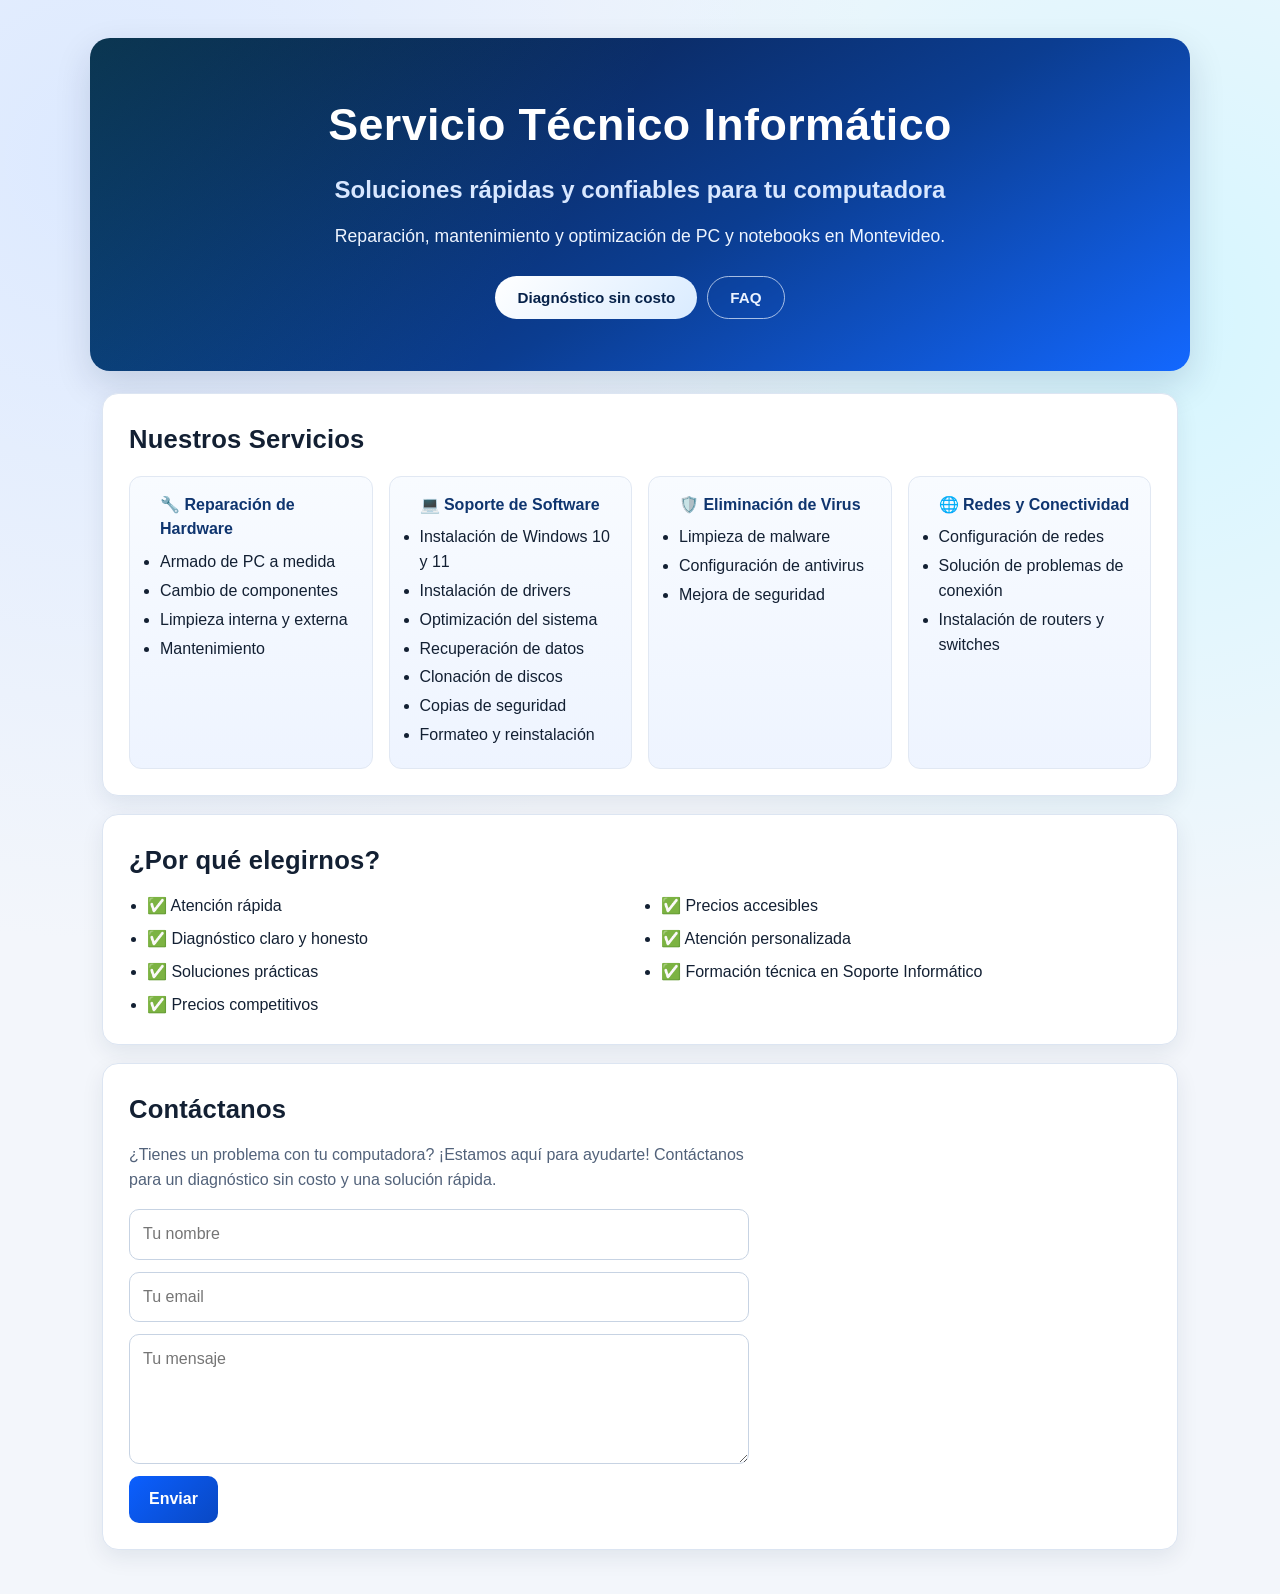
<file: index.html>
﻿<!DOCTYPE html>
<html lang="en">
<head>
    <meta charset="UTF-8">
    <meta name="viewport" content="width=device-width, initial-scale=1.0">
    <title>Servicio Tecnico</title>
    <link rel="stylesheet" href="styles/index.css">
</head>
<body>
    <hero>
        <h1>Servicio Técnico Informático</h1>
        <h1>Soluciones rápidas y confiables para tu computadora</h1>
        <h2>Reparación, mantenimiento y optimización de PC y notebooks en Montevideo.</h2>
        <div class="hero-actions">
            <button class="btn-primary" onclick="location.href='https://wa.me/59892401809'">Diagnóstico sin costo</button>
            <button class="btn-faq" onclick="location.href='solutions.html'">FAQ</button>
        </div>
    </hero>
    <main>
        <section class="servicio">
            <h2>Nuestros Servicios</h2>
            <ul>
                <h3>🔧 Reparación de Hardware</h3>
                <li>Armado de PC a medida</li>
                <li>Cambio de componentes</li>
                <li>Limpieza interna y externa</li>
                <li>Mantenimiento</li>
            </ul>
            <ul>
                <h3>💻 Soporte de Software</h3>
                <li>Instalación de Windows 10 y 11</li>
                <li>Instalación de drivers</li>
                <li>Optimización del sistema</li>
                <li>Recuperación de datos</li>
                <li>Clonación de discos</li>
                <li>Copias de seguridad</li>
                <li>Formateo y reinstalación</li>
            </ul>
            <ul>
                <h3>🛡️ Eliminación de Virus</h3>
                <li>Limpieza de malware</li>
                <li>Configuración de antivirus</li>
                <li>Mejora de seguridad</li>
            </ul>
            <ul>
                <h3>🌐 Redes y Conectividad</h3>
                <li>Configuración de redes</li>
                <li>Solución de problemas de conexión</li>
                <li>Instalación de routers y switches</li>
            </ul>
        </section>
        <section class="pq">
            <h2>¿Por qué elegirnos?</h2>
            <ul>
                <li>✅ Atención rápida</li>
                <li>✅ Diagnóstico claro y honesto</li>
                <li>✅ Soluciones prácticas</li>
                <li>✅ Precios competitivos</li>
                <li>✅ Precios accesibles</li>
                <li>✅ Atención personalizada</li>
                <li>✅ Formación técnica en Soporte Informático</li>
            </ul>
        </section>
        <section class="contacto">
            <h2>Contáctanos</h2>
            <p>¿Tienes un problema con tu computadora? ¡Estamos aquí para ayudarte! Contáctanos para un diagnóstico sin costo y una solución rápida.</p>
            <form action="onSubmit=enviarCorreo.js" method="post">
                <input type="text" name="nombre" placeholder="Tu nombre" required>
                <input type="email" name="email" placeholder="Tu email" required>
                <textarea name="mensaje" placeholder="Tu mensaje" required></textarea>
                <button type="submit">Enviar</button>
            </form>
        </section>
    </main>

</body>
</html>
</file>
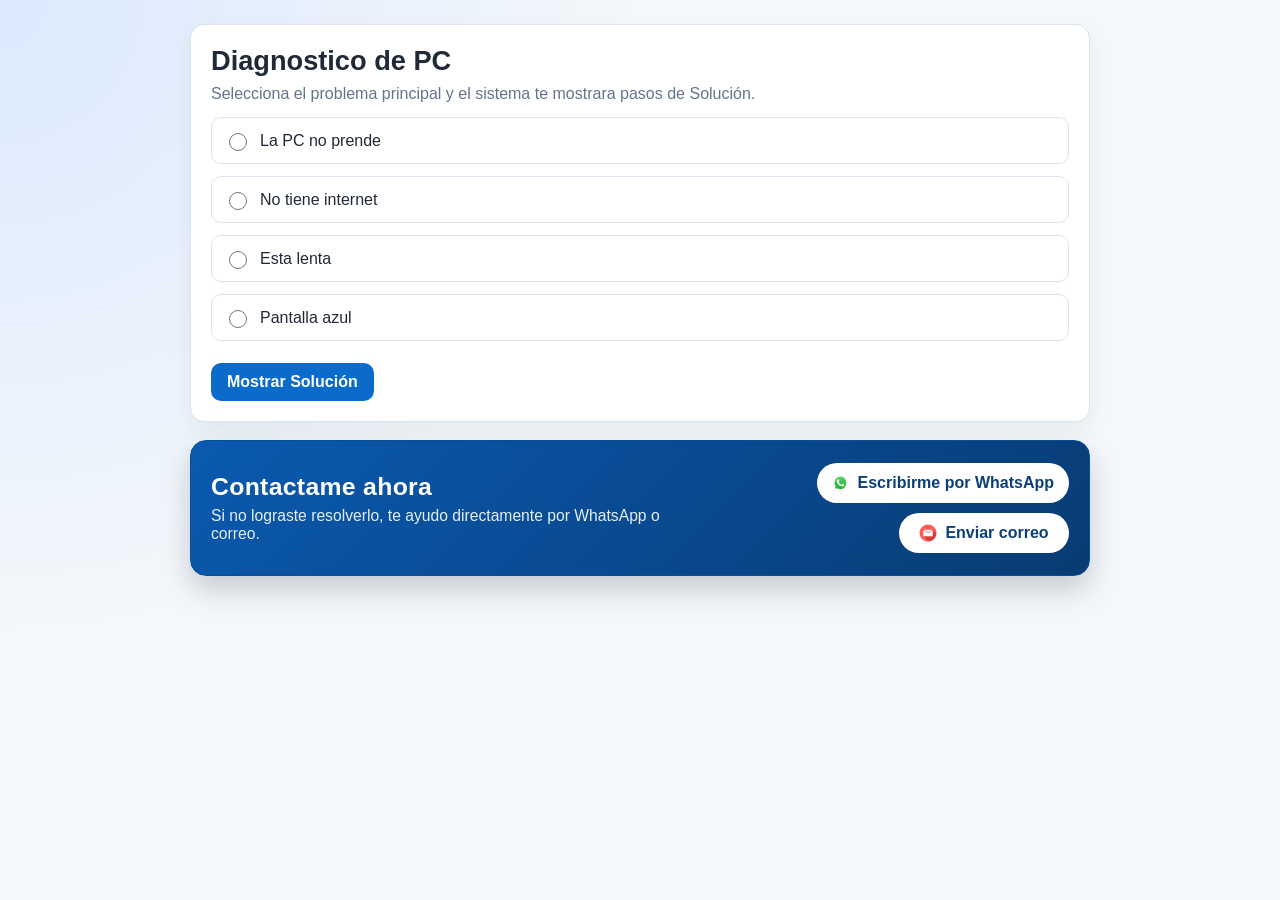
<file: solutions.html>
﻿<!doctype html>
<html lang="es">
<head>
  <meta charset="UTF-8" />
  <meta name="viewport" content="width=device-width, initial-scale=1.0" />
  <title>Diagnostico de PC</title>
  <style>
    :root {
      --bg: #f4f7fb;
      --card: #ffffff;
      --text: #1f2937;
      --muted: #64748b;
      --primary: #0b6bcb;
      --border: #dbe3ee;
      --ok-bg: #ecfeff;
      --ok-border: #a5f3fc;
    }

    * { box-sizing: border-box; }

    body {
      margin: 0;
      font-family: "Segoe UI", Tahoma, sans-serif;
      color: var(--text);
      background: radial-gradient(circle at 0% 0%, #dbeafe 0, transparent 40%), var(--bg);
      min-height: 100vh;
      padding: 24px;
    }

    .container {
      max-width: 900px;
      margin: 0 auto;
      display: grid;
      gap: 20px;
    }

    .card {
      background: var(--card);
      border: 1px solid var(--border);
      border-radius: 14px;
      padding: 20px;
      box-shadow: 0 8px 22px rgba(2, 8, 23, 0.06);
    }

    h1 {
      margin: 0 0 8px;
      font-size: 1.7rem;
    }

    p {
      margin: 0;
      color: var(--muted);
    }

    form {
      display: grid;
      gap: 12px;
      margin-top: 14px;
    }

    .option {
      display: flex;
      align-items: center;
      gap: 10px;
      border: 1px solid var(--border);
      border-radius: 10px;
      padding: 12px;
      cursor: pointer;
      transition: border-color 120ms, background-color 120ms;
    }

    .option:hover {
      border-color: var(--primary);
      background: #f8fbff;
    }

    input[type="radio"] {
      width: 18px;
      height: 18px;
      accent-color: var(--primary);
      cursor: pointer;
    }

    button {
      margin-top: 10px;
      width: fit-content;
      padding: 10px 16px;
      border: 0;
      border-radius: 10px;
      font-size: 1rem;
      font-weight: 600;
      color: #fff;
      background: var(--primary);
      cursor: pointer;
    }

    button:hover { filter: brightness(1.05); }

    #result {
      display: none;
      border: 1px solid var(--ok-border);
      background: var(--ok-bg);
    }

    #result h2 {
      margin: 0 0 10px;
      font-size: 1.25rem;
    }

    ol {
      margin: 0;
      padding-left: 20px;
      line-height: 1.45;
    }

    .muted {
      color: var(--muted);
      margin-top: 10px;
      font-size: 0.95rem;
    }
    footer {
      max-width: 900px;
      margin: 18px auto 0;
      padding: 22px 20px;
      border-radius: 16px;
      border: 1px solid #0a4e95;
      background: linear-gradient(135deg, #0a5ab0, #083b73);
      color: #fff;
      box-shadow: 0 14px 30px rgba(2, 8, 23, 0.18);
      display: flex;
      align-items: center;
      justify-content: space-between;
      gap: 18px;
    }

    .footer-copy h2 {
      margin: 0;
      font-size: 1.55rem;
      line-height: 1.15;
      letter-spacing: 0.3px;
      color: #fff;
    }

    .footer-copy p {
      margin-top: 6px;
      color: rgba(255, 255, 255, 0.9);
      font-size: 0.98rem;
    }

    .footer-links {
      display: flex;
      align-items: center;
      gap: 10px;
      flex-wrap: wrap;
      justify-content: flex-end;
    }

    .footer-links a {
      min-width: 170px;
      padding: 10px 14px;
      border-radius: 999px;
      display: inline-flex;
      align-items: center;
      justify-content: center;
      gap: 8px;
      background: #ffffff;
      color: #0a3f79;
      border: 1px solid rgba(255, 255, 255, 0.5);
      font-weight: 700;
      text-decoration: none;
      transition: transform 120ms ease, box-shadow 120ms ease;
    }

    .footer-links a:hover {
      transform: translateY(-2px);
      box-shadow: 0 6px 16px rgba(0, 0, 0, 0.16);
    }

    .footer-links img {
      width: 18px;
      height: 18px;
      object-fit: contain;
      display: block;
    }
    @media (max-width: 640px) {
      body { padding: 14px; }
      .card { padding: 14px; }
      h1 { font-size: 1.35rem; }
      footer {
        padding: 14px;
        flex-direction: column;
        align-items: stretch;
      }
      .footer-copy h2 {
        font-size: 1.25rem;
      }
      .footer-links {
        justify-content: stretch;
      }
      .footer-links a {
        width: 100%;
      }
    }
  </style>
</head>
<body>
  <main class="container">
    <section class="card">
      <h1>Diagnostico de PC</h1>
      <p>Selecciona el problema principal y el sistema te mostrara pasos de Soluci&oacute;n.</p>

      <form id="diagnosticForm">
        <label class="option">
          <input type="radio" name="issue" value="no_power" required />
          <span>La PC no prende</span>
        </label>

        <label class="option">
          <input type="radio" name="issue" value="no_internet" />
          <span>No tiene internet</span>
        </label>

        <label class="option">
          <input type="radio" name="issue" value="slow" />
          <span>Esta lenta</span>
        </label>

        <label class="option">
          <input type="radio" name="issue" value="bsod" />
          <span>Pantalla azul</span>
        </label>

        <button type="submit">Mostrar Soluci&oacute;n</button>
      </form>
    </section>

    <section id="result" class="card" aria-live="polite">
      <h2 id="resultTitle"></h2>
      <ol id="steps"></ol>
      <p class="muted">Si la Soluci&oacute;n no funciona, contactame por correo o telefono.</p>
    </section>
  </main>
  <footer>
    <div class="footer-copy">
      <h2>Contactame ahora</h2>
      <p>Si no lograste resolverlo, te ayudo directamente por WhatsApp o correo.</p>
    </div>
    <div class="footer-links">
      <a href="https://wa.me/59892401809" target="_blank" rel="noopener noreferrer" aria-label="Contactar por WhatsApp">
        <img src="images/whatsapp-icon.webp" alt="WhatsApp" />
        <span>Escribirme por WhatsApp</span>
      </a>
      <a href="mailto:castrogaspar56@gmail.com" aria-label="Enviar correo">
        <img src="images/mail-icon.png" alt="Correo" />
        <span>Enviar correo</span>
      </a>
    </div>
  </footer>

  <script>
    const data = {
      no_power: {
        title: "Solucion: La PC no prende",
        steps: [
          "Verifica que el cable de energia este bien conectado a la fuente y al tomacorriente.",
          "Prueba otro tomacorriente y, si aplica, revisa que la regleta este encendida.",
          "Comprueba el switch trasero de la fuente (I/O) y dejalo en I.",
          "Desconecta perifericos USB y vuelve a intentar encender.",
          "Si no hay luces ni ventiladores, prueba otra fuente o deriva a servicio tecnico."
        ]
      },
      no_internet: {
        title: "Solucion: No tiene internet",
        steps: [
          "Confirma si otros dispositivos en la red tienen conexion.",
          "Reinicia modem/router (apagar 30 segundos y encender).",
          "En la PC, desactiva y activa el adaptador de red o reconecta Wi-Fi.",
          "Ejecuta diagnostico de red y renueva IP (ipconfig /release y ipconfig /renew).",
          "Si persiste, revisa DNS o contacta al proveedor de internet."
        ]
      },
      slow: {
        title: "Solucion: Esta lenta",
        steps: [
          "Abre el Administrador de tareas y revisa procesos con alto uso de CPU, RAM o disco.",
          "Deshabilita programas de inicio innecesarios.",
          "Libera espacio en disco y elimina temporales.",
          "Ejecuta un analisis de malware/antivirus actualizado.",
          "Verifica salud del disco y considera migrar a SSD si usa HDD."
        ]
      },
      bsod: {
        title: "Solucion: Pantalla azul",
        steps: [
          "Anota el codigo de error que aparece en la pantalla azul.",
          "Desconecta hardware agregado recientemente y prueba de nuevo.",
          "Inicia en Modo seguro y actualiza/reinstala drivers criticos.",
          "Ejecuta sfc /scannow y chkdsk para validar sistema y disco.",
          "Si los BSOD se repiten, revisa RAM/disco con herramientas de diagnostico."
        ]
      }
    };

    const form = document.getElementById("diagnosticForm");
    const result = document.getElementById("result");
    const resultTitle = document.getElementById("resultTitle");
    const steps = document.getElementById("steps");

    form.addEventListener("submit", (event) => {
      event.preventDefault();

      const selected = form.issue.value;
      const info = data[selected];
      if (!info) return;

      resultTitle.textContent = info.title;
      steps.innerHTML = "";

      info.steps.forEach((step) => {
        const li = document.createElement("li");
        li.textContent = step;
        steps.appendChild(li);
      });

      result.style.display = "block";
      result.scrollIntoView({ behavior: "smooth", block: "start" });
    });
  </script>
</body>
</html>
</file>
<file: styles/index.css>
:root {
  --bg: #f3f6fb;
  --surface: #ffffff;
  --text: #132033;
  --muted: #52627a;
  --primary: #0b5fff;
  --primary-strong: #0948c3;
  --accent: #06b6d4;
  --border: #dce5f2;
  --shadow: 0 14px 36px rgba(8, 28, 66, 0.14);
  --radius: 16px;
}

* {
  box-sizing: border-box;
}

html,
body {
  margin: 0;
  padding: 0;
}

body {
  font-family: "Segoe UI", "Trebuchet MS", sans-serif;
  color: var(--text);
  background:
    radial-gradient(circle at 8% 10%, #dce9ff 0, transparent 42%),
    radial-gradient(circle at 90% 20%, #d5f6ff 0, transparent 38%),
    var(--bg);
  line-height: 1.55;
}

hero {
  display: block;
  max-width: 1100px;
  margin: 38px auto 22px;
  padding: 52px 34px;
  text-align: center;
  border-radius: calc(var(--radius) + 4px);
  color: #fff;
  background:
    linear-gradient(120deg, rgba(6, 182, 212, 0.2), transparent 45%),
    linear-gradient(150deg, #0c1630, #0b3d91 58%, #1368ff);
  box-shadow: var(--shadow);
}

hero h1,
hero h2 {
  margin: 0;
}

hero h1:first-of-type {
  font-size: clamp(1.8rem, 3.6vw, 2.8rem);
  font-weight: 800;
  letter-spacing: 0.4px;
}

hero h1:nth-of-type(2) {
  margin-top: 12px;
  font-size: clamp(1.1rem, 2.2vw, 1.5rem);
  font-weight: 600;
  color: #d8e7ff;
}

hero h2 {
  margin-top: 14px;
  max-width: 70ch;
  margin-left: auto;
  margin-right: auto;
  font-size: clamp(0.95rem, 1.8vw, 1.1rem);
  color: #eff5ff;
  font-weight: 400;
}

hero button {
  margin-top: 26px;
  border: 0;
  border-radius: 999px;
  padding: 12px 22px;
  font-size: 0.95rem;
  font-weight: 700;
  color: #062149;
  background: linear-gradient(135deg, #fff, #d9ebff);
  cursor: pointer;
  transition: transform 0.16s ease, box-shadow 0.16s ease;
}

hero button:hover {
  transform: translateY(-1px);
  box-shadow: 0 8px 16px rgba(4, 12, 30, 0.28);
}

main {
  max-width: 1100px;
  margin: 0 auto 44px;
  padding: 0 12px;
  display: grid;
  gap: 18px;
}

section {
  background: var(--surface);
  border: 1px solid var(--border);
  border-radius: var(--radius);
  padding: 26px;
  box-shadow: 0 8px 22px rgba(13, 35, 70, 0.08);
}

section h2 {
  margin: 0;
  font-size: clamp(1.35rem, 2vw, 1.8rem);
  font-weight: 800;
  letter-spacing: 0.2px;
}

.servicio {
  display: grid;
  gap: 16px;
  grid-template-columns: repeat(auto-fit, minmax(220px, 1fr));
}

.servicio > h2 {
  grid-column: 1 / -1;
}

.servicio ul {
  margin: 0;
  padding: 16px 16px 16px 30px;
  border: 1px solid #e1e8f3;
  border-radius: 12px;
  background: linear-gradient(180deg, #f8fbff, #eef4ff);
}

.servicio h3 {
  margin: 0 0 8px;
  padding: 0;
  font-size: 1rem;
  color: #0f356f;
}

.servicio li {
  margin-bottom: 4px;
}

.pq ul {
  margin: 14px 0 0;
  padding-left: 18px;
  columns: 2;
  column-gap: 24px;
}

.pq li {
  margin-bottom: 8px;
  break-inside: avoid;
}

.contacto p {
  margin: 14px 0 0;
  color: var(--muted);
  max-width: 72ch;
}

.contacto form {
  margin-top: 16px;
  display: grid;
  gap: 12px;
  max-width: 620px;
}

input,
textarea,
.contacto button {
  font: inherit;
}

input,
textarea {
  width: 100%;
  border: 1px solid #c7d3e3;
  border-radius: 10px;
  padding: 12px 13px;
  color: var(--text);
  background: #fff;
  transition: border-color 0.18s ease, box-shadow 0.18s ease;
}

textarea {
  min-height: 130px;
  resize: vertical;
}

input:focus,
textarea:focus {
  outline: none;
  border-color: var(--primary);
  box-shadow: 0 0 0 3px rgba(11, 95, 255, 0.18);
}

.contacto button {
  justify-self: start;
  border: 0;
  border-radius: 10px;
  padding: 11px 20px;
  font-weight: 700;
  color: #fff;
  background: linear-gradient(135deg, var(--primary), var(--primary-strong));
  cursor: pointer;
  transition: filter 0.16s ease;
}

.contacto button:hover {
  filter: brightness(1.07);
}

@media (max-width: 820px) {
  hero {
    margin: 14px 12px;
    padding: 36px 22px;
  }

  main {
    padding: 0 12px;
  }

  .pq ul {
    columns: 1;
  }

  section {
    padding: 20px;
  }
}

.hero-actions {
  margin-top: 26px;
  display: flex;
  justify-content: center;
  gap: 10px;
  flex-wrap: wrap;
}

hero .btn-primary,
hero .btn-faq {
  margin-top: 0;
}

hero .btn-faq {
  color: #eaf2ff;
  background: transparent;
  border: 1px solid rgba(234, 242, 255, 0.7);
  backdrop-filter: blur(2px);
}

hero .btn-faq:hover {
  color: #062149;
  background: #eaf2ff;
  border-color: #eaf2ff;
}

@media (max-width: 820px) {
  .hero-actions {
    gap: 8px;
  }

  .hero-actions button {
    width: 100%;
    justify-content: center;
  }
}
</file>
